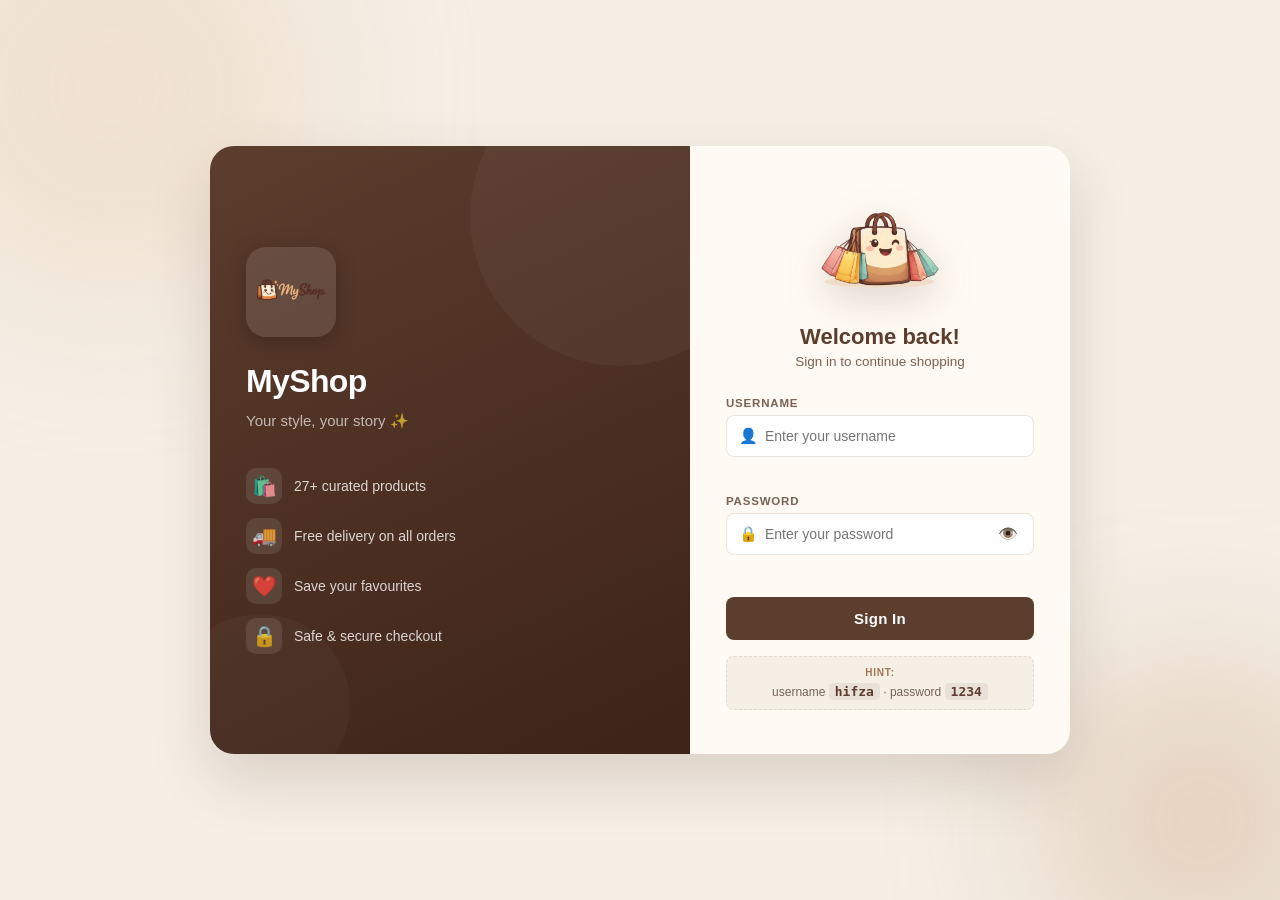
<file: index.html>
<!DOCTYPE html>
<html lang="en">
<head>
  <meta charset="UTF-8">
  <meta name="viewport" content="width=device-width, initial-scale=1.0">
  <title>MyShop ✨</title>
  <link rel="stylesheet" href="style.css">
</head>
<body>

  <div id="toast-container"></div>

  <div id="sidebar">
    <div class="menu-header">
      <span class="menu-icon">☰</span>
      <span class="menu-text">MyShop</span>
    </div>
    <ul>
      <li><a href="index.html">🏠 Home</a></li>
      <li><a href="categories.html">🗂️ Categories</a></li>
      <li><a href="cart.html">🛒 Cart <span id="sidebar-cart-count" class="sidebar-badge"></span></a></li>
      <li><a href="order.html">📦 Orders</a></li>
      <li><a href="profile.html">👤 Profile</a></li>
    </ul>
    <button class="logout-btn" onclick="logout()">🚪 Logout</button>
  </div>

  <div id="main">

    <nav id="navbar">
      <div class="nav-left">
        <img src="images/ChatGPT Image Apr 11, 2026, 05_11_48 PM.png" class="logo-img" alt="MyShop">
      </div>
      <div class="nav-center">
        <span class="nav-title">Find Your Style ✨</span>
        <span class="nav-subtitle" id="nav-subtitle">✦ New arrivals every week</span>
      </div>
      <div class="nav-right">
        <div class="cart-wrapper" onclick="window.location.href='cart.html'" title="Cart">
          <span>🛒</span>
          <span id="cart-count" class="cart-badge hidden">0</span>
        </div>
        <div class="wishlist-nav" onclick="window.location.href='profile.html#wishlist'" title="Wishlist" style="cursor:pointer">
          <span>🤍</span>
          <span id="wishlist-count" class="wishlist-badge hidden">0</span>
        </div>
      </div>
    </nav>

    <section class="hero">
      <div class="hero-container">
        <div class="hero-left">
          <img src="images/Gemini_Generated_Image_ln9qpnln9qpnln9q.png" alt="hero">
        </div>
        <div class="hero-right">
          <p class="hero-tagline">Curated for your taste 🌿</p>
          <h2 class="hero-heading">Search and explore<br><em>products made just for you</em></h2>
          <div class="search-bar">
            <span class="search-icon">🔍</span>
            <input type="text" id="searchInput" placeholder="Search for trending things...">
            <button class="search-clear" id="clearSearch" onclick="clearSearch()" style="display:none">✕</button>
          </div>
          <div class="hero-categories">
            <span class="chip active" data-cat="all"         onclick="filterByChip(this,'all')">🛍️ All</span>
            <span class="chip"        data-cat="fashion"     onclick="filterByChip(this,'fashion')">👗 Fashion</span>
            <span class="chip"        data-cat="electronics" onclick="filterByChip(this,'electronics')">📱 Electronics</span>
            <span class="chip"        data-cat="bags"        onclick="filterByChip(this,'bags')">👜 Bags</span>
            <span class="chip"        data-cat="accessories" onclick="filterByChip(this,'accessories')">💍 Accessories</span>
            <span class="chip"        data-cat="home"        onclick="filterByChip(this,'home')">🏡 Home</span>
          </div>
        </div>
      </div>
    </section>

    <div class="products-toolbar">
      <p class="results-count" id="results-count">Showing all products</p>
      <div class="sort-wrapper">
        <label for="sortSelect">Sort by:</label>
        <select id="sortSelect" onchange="handleSort()">
          <option value="default">Default</option>
          <option value="price-low">Price: Low to High</option>
          <option value="price-high">Price: High to Low</option>
          <option value="name-az">Name: A → Z</option>
        </select>
      </div>
    </div>

    <div id="product-container"></div>

    <div id="empty-state" class="empty-state hidden">
      <div class="empty-icon">🔍</div>
      <h3>No products found</h3>
      <p>Try a different search or category</p>
      <button onclick="resetFilters()">Show all products</button>
    </div>

  </div>

  <!-- Product Detail Modal -->
  <div id="pd-overlay" class="pd-overlay hidden">
    <div class="pd-modal">
      <div class="pd-body">
        <div class="pd-img-panel">
          <img id="pd-img" src="" alt="">
          <span class="pd-img-badge" id="pd-badge">In Stock</span>
          <button class="pd-close" onclick="closeProductDetail()">✕</button>
        </div>
        <div class="pd-info-panel">
          <span class="pd-category-tag" id="pd-cat"></span>
          <h2 class="pd-name" id="pd-name"></h2>
          <div class="pd-price-row">
            <span class="pd-price" id="pd-price"></span>
            <span class="pd-price-label">Free delivery</span>
          </div>
          <hr class="pd-divider">
          <p class="pd-details-title">Product Highlights</p>
          <ul class="pd-features" id="pd-features"></ul>
          <hr class="pd-divider">
          <div class="pd-qty-row">
            <span class="pd-qty-label">Qty</span>
            <div class="pd-qty-ctrl">
              <button class="pd-qty-btn" onclick="pdChangeQty(-1)">−</button>
              <span class="pd-qty-num" id="pd-qty">1</span>
              <button class="pd-qty-btn" onclick="pdChangeQty(1)">+</button>
            </div>
          </div>
          <div class="pd-actions">
            <button class="pd-btn-cart" id="pd-btn-cart" onclick="pdAddToCart()">Add to Cart 🛒</button>
            <button class="pd-btn-wish" id="pd-btn-wish" onclick="pdToggleWish()">🤍</button>
          </div>
        </div>
      </div>
    </div>
  </div>

  <script src="script.js"></script>
</body>
</html>
</file>
<file: style.css>
* {
  margin: 0;
  padding: 0;
  box-sizing: border-box;
}

:root {
  --bg-color: #f5efe6;
  --card-color: #fffaf3;
  --primary: #5c3d2e;
  --secondary: #a47551;
  --accent: #c9956b;
  --text: #2b2b2b;
  --text-muted: #7a6152;
  --border: rgba(164, 117, 81, 0.2);
  --shadow-sm: 0 2px 8px rgba(92, 61, 46, 0.08);
  --shadow-md: 0 6px 20px rgba(92, 61, 46, 0.12);
  --shadow-lg: 0 12px 35px rgba(92, 61, 46, 0.15);
  --radius: 14px;
  --radius-sm: 8px;
  --sidebar-w: 210px;
  --transition: 0.25s ease;
}

body {
  font-family: 'Segoe UI', sans-serif;
  background: var(--bg-color);
  color: var(--text);
  margin: 0;
}

/* ─── SIDEBAR ─── */
#sidebar {
  width: var(--sidebar-w);
  min-height: 100vh;
  background: var(--primary);
  color: white;
  position: fixed;
  left: 0;
  top: 0;
  padding: 20px 15px;
  display: flex;
  flex-direction: column;
  z-index: 900;
  transition: left var(--transition);
}

.menu-header {
  display: flex;
  align-items: center;
  gap: 10px;
  font-weight: 700;
  font-size: 18px;
  border-bottom: 1px solid rgba(255,255,255,0.15);
  padding-bottom: 18px;
  margin-bottom: 8px;
}

#sidebar ul {
  list-style: none;
  padding: 0;
  flex: 1;
}

#sidebar li {
  margin: 4px 0;
}

#sidebar a {
  text-decoration: none;
  color: rgba(255,255,255,0.85);
  display: flex;
  align-items: center;
  gap: 6px;
  padding: 11px 12px;
  border-radius: var(--radius-sm);
  font-size: 14px;
  transition: background var(--transition), color var(--transition);
}

#sidebar a:hover,
#sidebar a.active {
  background: rgba(255,255,255,0.15);
  color: white;
}

.sidebar-badge {
  background: #e8a87c;
  color: var(--primary);
  font-size: 10px;
  font-weight: 700;
  padding: 1px 6px;
  border-radius: 20px;
  margin-left: auto;
}

.logout-btn {
  width: 100%;
  margin-top: auto;
  padding: 10px;
  background: rgba(255,255,255,0.1);
  border: 1px solid rgba(255,255,255,0.2);
  color: white;
  border-radius: var(--radius-sm);
  cursor: pointer;
  font-size: 13px;
  transition: background var(--transition);
}

.logout-btn:hover {
  background: rgba(255,255,255,0.2);
}

/* ─── MAIN ─── */
#main {
  margin-left: var(--sidebar-w);
  min-height: 100vh;
}

/* ─── NAVBAR ─── */
nav {
  position: sticky;
  top: 0;
  z-index: 800;
  display: flex;
  justify-content: space-between;
  align-items: center;
  padding: 12px 24px;
  background: var(--card-color);
  border-bottom: 1px solid var(--border);
  transition: box-shadow var(--transition);
}

nav.scrolled {
  box-shadow: var(--shadow-md);
}

.nav-left {
  display: flex;
  align-items: center;
  gap: 10px;
  flex: 1;
}

.logo-img {
  height: 38px;
  border-radius: 8px;
}

/* ── Centered nav title ── */
.nav-center {
  display: flex;
  flex-direction: column;
  align-items: center;
  justify-content: center;
  flex: 2;
  text-align: center;
  line-height: 1.25;
}

.nav-title {
  font-size: 17px;
  font-weight: 700;
  color: var(--primary);
  white-space: nowrap;
}

.nav-subtitle {
  font-size: 11.5px;
  color: var(--text-muted);
  font-weight: 400;
  transition: opacity 0.4s ease;
}

.nav-right {
  display: flex;
  align-items: center;
  gap: 14px;
  flex: 1;
  justify-content: flex-end;
}

.cart-wrapper,
.wishlist-nav {
  position: relative;
  cursor: pointer;
  font-size: 22px;
  transition: transform var(--transition);
  display: flex;
  align-items: center;
}

.cart-wrapper:hover,
.wishlist-nav:hover {
  transform: scale(1.15);
}

.cart-badge,
.wishlist-badge {
  position: absolute;
  top: -6px;
  right: -8px;
  background: var(--primary);
  color: white;
  font-size: 10px;
  font-weight: 700;
  min-width: 18px;
  height: 18px;
  border-radius: 20px;
  display: flex;
  align-items: center;
  justify-content: center;
  padding: 0 4px;
  border: 2px solid var(--bg-color);
  transition: transform 0.2s ease;
}

.cart-badge.hidden,
.wishlist-badge.hidden {
  display: none;
}

.cart-badge.pop {
  animation: badge-pop 0.3s ease;
}

@keyframes badge-pop {
  0% { transform: scale(1); }
  50% { transform: scale(1.5); }
  100% { transform: scale(1); }
}

/* ─── HERO ─── */
.hero {
  margin: 14px 14px 0;
  padding: 32px 28px 28px;
  background: linear-gradient(145deg, #fffaf3 0%, #f8ede0 60%, #f2e4d4 100%);
  border-radius: 22px;
  border: 1px solid var(--border);
  animation: fadeUp 0.65s cubic-bezier(0.22,1,0.36,1) both;
  position: relative;
  overflow: hidden;
}

/* subtle decorative ring in corner */
.hero::before {
  content: "";
  position: absolute;
  width: 320px; height: 320px;
  border-radius: 50%;
  border: 40px solid rgba(164,117,81,0.06);
  top: -110px; right: -90px;
  pointer-events: none;
}
.hero::after {
  content: "";
  position: absolute;
  width: 160px; height: 160px;
  border-radius: 50%;
  background: rgba(201,149,107,0.07);
  bottom: -50px; left: 60px;
  pointer-events: none;
}

@keyframes fadeUp {
  from { opacity: 0; transform: translateY(20px); }
  to   { opacity: 1; transform: translateY(0); }
}

.hero-container {
  display: flex;
  align-items: center;
  gap: 36px;
  position: relative;
  z-index: 1;
}

.hero-left {
  flex-shrink: 0;
  position: relative;
}

.hero-left img {
  width: 210px;
  display: block;
  filter: drop-shadow(0 16px 28px rgba(92,61,46,0.22));
  animation: float 4s ease-in-out infinite;
  position: relative;
  z-index: 1;
}

@keyframes float {
  0%, 100% { transform: translateY(0) rotate(-1deg) scale(1); }
  50%       { transform: translateY(-14px) rotate(1.5deg) scale(1.02); }
}

.hero-right {
  flex: 1;
}

.hero-tagline {
  display: inline-flex;
  align-items: center;
  gap: 6px;
  font-size: 11px;
  color: var(--secondary);
  font-weight: 700;
  letter-spacing: 0.1em;
  text-transform: uppercase;
  margin-bottom: 10px;
  background: rgba(164,117,81,0.1);
  padding: 4px 12px;
  border-radius: 20px;
  border: 1px solid rgba(164,117,81,0.2);
}

.hero-heading {
  font-size: 27px;
  color: var(--primary);
  font-weight: 800;
  line-height: 1.25;
  margin-bottom: 22px;
  letter-spacing: -0.02em;
}

.hero-heading em {
  font-style: normal;
  background: linear-gradient(90deg, var(--primary), var(--secondary));
  -webkit-background-clip: text;
  -webkit-text-fill-color: transparent;
  background-clip: text;
}

/* ─── SEARCH BAR ─── */
.search-bar {
  display: flex;
  align-items: center;
  max-width: 500px;
  background: white;
  border-radius: 50px;
  border: 1.5px solid var(--border);
  padding: 5px 6px 5px 18px;
  box-shadow: 0 4px 14px rgba(92,61,46,0.08);
  transition: border-color 0.2s, box-shadow 0.2s, transform 0.2s;
  margin-bottom: 20px;
}

.search-bar:focus-within {
  border-color: var(--secondary);
  box-shadow: 0 0 0 3px rgba(164,117,81,0.12), 0 4px 14px rgba(92,61,46,0.08);
  transform: translateY(-1px);
}

.search-icon {
  font-size: 15px;
  margin-right: 8px;
  flex-shrink: 0;
  opacity: 0.6;
}

.search-bar input {
  flex: 1;
  border: none;
  outline: none;
  font-size: 14px;
  background: transparent;
  color: var(--text);
  padding: 10px 0;
  font-family: 'Segoe UI', sans-serif;
}

.search-bar input::placeholder {
  color: #c4a898;
}

.search-clear {
  background: var(--bg-color);
  border: none;
  color: var(--text-muted);
  cursor: pointer;
  font-size: 12px;
  width: 28px; height: 28px;
  border-radius: 50%;
  margin: 0;
  display: flex;
  align-items: center;
  justify-content: center;
  transition: background var(--transition), color var(--transition);
  font-weight: 700;
}

.search-clear:hover {
  background: var(--secondary);
  color: white;
}

/* ─── CHIPS ─── */
.hero-categories {
  display: flex;
  flex-wrap: wrap;
  gap: 8px;
}

.chip {
  display: inline-flex;
  align-items: center;
  gap: 5px;
  padding: 8px 16px;
  background: white;
  border: 1.5px solid rgba(164,117,81,0.2);
  border-radius: 50px;
  cursor: pointer;
  font-size: 13px;
  font-weight: 600;
  color: var(--text-muted);
  transition: all 0.2s ease;
  user-select: none;
  box-shadow: 0 1px 4px rgba(92,61,46,0.05);
}

.chip:hover {
  border-color: var(--secondary);
  color: var(--secondary);
  background: #fff8f2;
  transform: translateY(-1px);
  box-shadow: 0 3px 10px rgba(164,117,81,0.15);
}

.chip.active {
  background: var(--primary);
  border-color: var(--primary);
  color: white;
  box-shadow: 0 4px 12px rgba(92,61,46,0.3);
  transform: translateY(-1px);
}

.chip.active:hover {
  background: var(--secondary);
  border-color: var(--secondary);
}

/* ─── TOOLBAR ─── */
.products-toolbar {
  display: flex;
  justify-content: space-between;
  align-items: center;
  padding: 14px 20px 6px;
  flex-wrap: wrap;
  gap: 10px;
}

.results-count {
  font-size: 13px;
  color: var(--text-muted);
  font-weight: 500;
}

.sort-wrapper {
  display: flex;
  align-items: center;
  gap: 8px;
  font-size: 13px;
  color: var(--text-muted);
}

.sort-wrapper select {
  padding: 7px 12px;
  border-radius: var(--radius-sm);
  border: 1.5px solid var(--border);
  background: white;
  color: var(--text);
  font-size: 13px;
  cursor: pointer;
  outline: none;
  transition: border-color var(--transition);
}

.sort-wrapper select:focus {
  border-color: var(--secondary);
}

/* ─── PRODUCT GRID ─── */
#product-container {
  display: grid;
  grid-template-columns: repeat(auto-fill, minmax(230px, 1fr));
  gap: 20px;
  padding: 12px 18px 30px;
}

/* ─── PRODUCT CARD ─── */
.product {
  background: var(--card-color);
  border-radius: var(--radius);
  padding: 14px;
  border: 1px solid var(--border);
  transition: transform var(--transition), box-shadow var(--transition);
  position: relative;
  display: flex;
  flex-direction: column;
}

.product:hover {
  transform: translateY(-5px);
  box-shadow: var(--shadow-lg);
}

/* Wishlist heart button */
.wish-btn {
  position: absolute;
  top: 20px;
  right: 20px;
  background: rgba(255,255,255,0.9);
  border: none;
  border-radius: 50%;
  width: 34px;
  height: 34px;
  font-size: 16px;
  cursor: pointer;
  display: flex;
  align-items: center;
  justify-content: center;
  margin: 0;
  padding: 0;
  transition: transform 0.2s ease, background var(--transition);
  z-index: 2;
  box-shadow: 0 2px 6px rgba(0,0,0,0.1);
}

.wish-btn:hover {
  background: white;
  transform: scale(1.15);
}

.wish-btn.active {
  animation: heart-pop 0.35s ease;
}

@keyframes heart-pop {
  0%   { transform: scale(1); }
  40%  { transform: scale(1.4); }
  70%  { transform: scale(0.9); }
  100% { transform: scale(1); }
}

.product img {
  width: 100%;
  height: 220px;
  object-fit: cover;
  border-radius: 10px;
  background: #f0e8df;
}

.product-info {
  flex: 1;
  padding: 10px 2px 0;
}

.product h3 {
  font-size: 13.5px;
  font-weight: 600;
  color: var(--text);
  line-height: 1.4;
  margin-bottom: 6px;
  display: -webkit-box;
  -webkit-line-clamp: 2;
  -webkit-box-orient: vertical;
  overflow: hidden;
}

.product-price {
  font-size: 15px;
  font-weight: 700;
  color: var(--primary);
  margin-bottom: 10px;
}

.product-actions {
  display: flex;
  gap: 7px;
}

.btn-view {
  flex: 1;
  padding: 9px 10px;
  background: transparent;
  color: var(--primary);
  border: 1.5px solid var(--border);
  border-radius: var(--radius-sm);
  font-size: 12.5px;
  font-weight: 600;
  cursor: pointer;
  transition: all var(--transition);
  margin: 0;
}

.btn-view:hover {
  background: var(--bg-color);
  border-color: var(--secondary);
  color: var(--secondary);
}

.btn-cart {
  padding: 9px 13px;
  background: var(--primary);
  color: white;
  border: none;
  border-radius: var(--radius-sm);
  font-size: 15px;
  cursor: pointer;
  transition: background var(--transition), transform 0.15s;
  margin: 0;
  line-height: 1;
}

.btn-cart:hover {
  background: var(--secondary);
  transform: translateY(-1px);
}

.btn-cart:active {
  transform: scale(0.97);
}

/* ─── PRODUCT DETAIL MODAL ─── */
.pd-overlay {
  position: fixed;
  inset: 0;
  background: rgba(30,12,5,0.55);
  backdrop-filter: blur(3px);
  z-index: 9500;
  display: flex;
  align-items: center;
  justify-content: center;
  padding: 20px;
  animation: pd-bg-in 0.25s ease;
}

.pd-overlay.hidden { display: none; }

@keyframes pd-bg-in {
  from { opacity: 0; }
  to   { opacity: 1; }
}

.pd-modal {
  background: var(--card-color);
  border-radius: 22px;
  width: 100%;
  max-width: 780px;
  max-height: 88vh;
  overflow: hidden;
  display: flex;
  flex-direction: column;
  box-shadow: 0 28px 60px rgba(30,12,5,0.25);
  border: 1px solid var(--border);
  animation: pd-modal-in 0.32s cubic-bezier(0.22,1,0.36,1) both;
}

@keyframes pd-modal-in {
  from { opacity: 0; transform: translateY(30px) scale(0.96); }
  to   { opacity: 1; transform: translateY(0) scale(1); }
}

.pd-body {
  display: flex;
  flex: 1;
  overflow: hidden;
}

/* Left image panel */
.pd-img-panel {
  width: 320px;
  flex-shrink: 0;
  background: var(--bg-color);
  position: relative;
  overflow: hidden;
}

.pd-img-panel img {
  width: 100%;
  height: 100%;
  object-fit: cover;
  transition: transform 0.5s ease;
}

.pd-img-panel:hover img {
  transform: scale(1.04);
}

.pd-img-badge {
  position: absolute;
  top: 14px;
  left: 14px;
  background: var(--primary);
  color: white;
  font-size: 10.5px;
  font-weight: 700;
  padding: 4px 10px;
  border-radius: 20px;
  letter-spacing: 0.05em;
  text-transform: uppercase;
}

/* Right content panel */
.pd-info-panel {
  flex: 1;
  padding: 28px 26px 24px;
  display: flex;
  flex-direction: column;
  overflow-y: auto;
}

.pd-close {
  position: absolute;
  top: 14px;
  right: 14px;
  background: rgba(255,255,255,0.9);
  border: none;
  font-size: 16px;
  width: 34px; height: 34px;
  border-radius: 50%;
  cursor: pointer;
  display: flex;
  align-items: center;
  justify-content: center;
  z-index: 2;
  margin: 0;
  transition: background var(--transition), transform 0.15s;
  box-shadow: 0 2px 8px rgba(0,0,0,0.12);
}

.pd-close:hover { background: white; transform: scale(1.1) rotate(90deg); }

.pd-category-tag {
  display: inline-flex;
  align-items: center;
  gap: 4px;
  font-size: 11px;
  font-weight: 700;
  color: var(--secondary);
  background: rgba(164,117,81,0.1);
  border: 1px solid rgba(164,117,81,0.2);
  padding: 3px 10px;
  border-radius: 20px;
  text-transform: uppercase;
  letter-spacing: 0.08em;
  margin-bottom: 12px;
  width: fit-content;
}

.pd-name {
  font-size: 20px;
  font-weight: 800;
  color: var(--primary);
  line-height: 1.3;
  margin-bottom: 14px;
  letter-spacing: -0.01em;
}

.pd-price-row {
  display: flex;
  align-items: baseline;
  gap: 10px;
  margin-bottom: 20px;
}

.pd-price {
  font-size: 26px;
  font-weight: 800;
  color: var(--primary);
}

.pd-price-label {
  font-size: 12px;
  color: var(--text-muted);
  font-weight: 500;
}

.pd-divider {
  border: none;
  border-top: 1px solid var(--border);
  margin: 16px 0;
}

.pd-details-title {
  font-size: 11.5px;
  font-weight: 700;
  color: var(--text-muted);
  text-transform: uppercase;
  letter-spacing: 0.08em;
  margin-bottom: 10px;
}

.pd-features {
  list-style: none;
  padding: 0;
  margin: 0 0 20px;
  display: flex;
  flex-direction: column;
  gap: 7px;
}

.pd-features li {
  display: flex;
  align-items: center;
  gap: 8px;
  font-size: 13.5px;
  color: var(--text);
}

.pd-features li::before {
  content: "✓";
  font-size: 11px;
  font-weight: 800;
  color: #3aaa6f;
  background: #e6f7ee;
  width: 20px; height: 20px;
  border-radius: 50%;
  display: flex;
  align-items: center;
  justify-content: center;
  flex-shrink: 0;
}

.pd-qty-row {
  display: flex;
  align-items: center;
  gap: 12px;
  margin-bottom: 16px;
}

.pd-qty-label {
  font-size: 12px;
  font-weight: 700;
  color: var(--text-muted);
  text-transform: uppercase;
  letter-spacing: 0.06em;
}

.pd-qty-ctrl {
  display: flex;
  align-items: center;
  background: var(--bg-color);
  border: 1.5px solid var(--border);
  border-radius: 30px;
  overflow: hidden;
}

.pd-qty-btn {
  width: 34px; height: 34px;
  background: none;
  border: none;
  font-size: 18px;
  font-weight: 700;
  color: var(--primary);
  cursor: pointer;
  display: flex;
  align-items: center;
  justify-content: center;
  margin: 0;
  padding: 0;
  transition: background 0.15s;
  line-height: 1;
}

.pd-qty-btn:hover { background: rgba(164,117,81,0.1); }

.pd-qty-num {
  min-width: 32px;
  text-align: center;
  font-size: 15px;
  font-weight: 700;
  color: var(--text);
  user-select: none;
}

.pd-actions {
  display: flex;
  gap: 10px;
  margin-top: auto;
  padding-top: 8px;
}

.pd-btn-cart {
  flex: 1;
  padding: 13px;
  background: var(--primary);
  color: white;
  border: none;
  border-radius: var(--radius-sm);
  font-size: 14px;
  font-weight: 700;
  cursor: pointer;
  margin: 0;
  transition: background var(--transition), transform 0.15s;
  letter-spacing: 0.02em;
}

.pd-btn-cart:hover { background: var(--secondary); transform: translateY(-1px); }
.pd-btn-cart:active { transform: scale(0.98); }

.pd-btn-wish {
  padding: 13px 16px;
  background: none;
  border: 1.5px solid var(--border);
  border-radius: var(--radius-sm);
  font-size: 18px;
  cursor: pointer;
  margin: 0;
  transition: all var(--transition);
  line-height: 1;
}

.pd-btn-wish:hover { background: #fff0f0; border-color: #e8a0a0; transform: scale(1.05); }
.pd-btn-wish.wished { border-color: #e8a0a0; background: #fff0f0; }

@media (max-width: 640px) {
  .pd-body { flex-direction: column; }
  .pd-img-panel { width: 100%; height: 220px; }
  .pd-info-panel { padding: 18px 18px 20px; }
  .pd-name { font-size: 17px; }
  .pd-price { font-size: 22px; }
}

/* ─── EMPTY STATE ─── */
.empty-state {
  text-align: center;
  padding: 60px 20px;
  color: var(--text-muted);
}

.empty-state.hidden { display: none; }

.empty-icon {
  font-size: 52px;
  margin-bottom: 16px;
}

.empty-state h3 {
  font-size: 18px;
  color: var(--primary);
  margin-bottom: 8px;
}

.empty-state p {
  margin-bottom: 20px;
  font-size: 14px;
}

.empty-state button {
  background: var(--primary);
  color: white;
  border: none;
  padding: 10px 24px;
  border-radius: var(--radius-sm);
  cursor: pointer;
  font-size: 14px;
  transition: background var(--transition);
}

.empty-state button:hover {
  background: var(--secondary);
}

/* ─── TOAST ─── */
#toast-container {
  position: fixed;
  bottom: 24px;
  right: 24px;
  z-index: 9999;
  display: flex;
  flex-direction: column;
  gap: 10px;
  pointer-events: none;
}

.toast {
  background: var(--primary);
  color: white;
  padding: 12px 18px;
  border-radius: var(--radius-sm);
  font-size: 13.5px;
  font-weight: 500;
  display: flex;
  align-items: center;
  gap: 8px;
  box-shadow: var(--shadow-lg);
  animation: toast-in 0.3s ease;
  min-width: 220px;
  max-width: 300px;
  pointer-events: none;
}

.toast.fade-out {
  animation: toast-out 0.35s ease forwards;
}

@keyframes toast-in {
  from { opacity: 0; transform: translateX(30px); }
  to   { opacity: 1; transform: translateX(0); }
}

@keyframes toast-out {
  from { opacity: 1; transform: translateX(0); }
  to   { opacity: 0; transform: translateX(30px); }
}

/* ─── LOGIN PAGE ─── */
.login-body {
  display: flex;
  justify-content: center;
  align-items: center;
  height: 100vh;
  background: var(--bg-color);
}

.login-container {
  background: var(--card-color);
  padding: 36px 30px;
  border-radius: 18px;
  width: 320px;
  text-align: center;
  box-shadow: var(--shadow-lg);
  border: 1px solid var(--border);
}

.login-container h2 {
  color: var(--primary);
  margin-bottom: 6px;
}

.login-container p {
  color: var(--text-muted);
  font-size: 13px;
  margin-bottom: 20px;
}

.login-container input {
  width: 100%;
  margin: 8px 0;
  padding: 11px 14px;
  border-radius: var(--radius-sm);
  border: 1.5px solid var(--border);
  font-size: 14px;
  outline: none;
  transition: border-color var(--transition);
}

.login-container input:focus {
  border-color: var(--secondary);
}

.login-container button {
  width: 100%;
  margin-top: 14px;
  padding: 11px;
  font-size: 15px;
  font-weight: 600;
}

.small-text {
  margin-top: 14px;
  font-size: 12px;
  color: var(--text-muted);
}

/* ─── CATEGORIES PAGE ─── */
.categories-container {
  display: grid;
  grid-template-columns: repeat(auto-fill, minmax(220px, 1fr));
  gap: 22px;
  padding: 24px;
}

.category-card {
  position: relative;
  border-radius: var(--radius);
  overflow: hidden;
  cursor: pointer;
  height: 180px;
  border: 1px solid var(--border);
}

.category-card img {
  width: 100%;
  height: 100%;
  object-fit: cover;
  transition: transform 0.4s ease;
}

.category-card::after {
  content: "";
  position: absolute;
  inset: 0;
  background: linear-gradient(to top, rgba(0,0,0,0.55), transparent);
}

.category-card h3 {
  position: absolute;
  bottom: 14px;
  left: 14px;
  color: white;
  z-index: 2;
  font-size: 16px;
  font-weight: 700;
}

.category-card:hover img {
  transform: scale(1.08);
}

/* ─── RESPONSIVE ─── */
@media (max-width: 768px) {
  #sidebar {
    left: -240px;
  }

  #sidebar.open {
    left: 0;
    box-shadow: var(--shadow-lg);
  }

  #main {
    margin-left: 0;
  }

  .nav-title {
    font-size: 14px;
  }
  .nav-subtitle {
    display: none;
  }

  .hero-container {
    flex-direction: column;
  }

  .hero-left img {
    width: 150px;
  }

  .hero-heading {
    font-size: 20px;
  }
}
</file>
<file: cart.css>
/* ─── CART LAYOUT ─── */
.cart-layout {
  display: grid;
  grid-template-columns: 1fr 360px;
  gap: 24px;
  padding: 24px 20px 40px;
  align-items: start;
}

/* ─── LEFT COLUMN ─── */
.cart-items-col {
  display: flex;
  flex-direction: column;
  gap: 0;
}

.cart-header-row {
  display: flex;
  align-items: center;
  justify-content: space-between;
  margin-bottom: 16px;
}

.cart-title {
  font-size: 20px;
  font-weight: 700;
  color: var(--primary);
}

.clear-all-btn {
  background: none;
  border: 1.5px solid var(--border);
  color: var(--text-muted);
  font-size: 12px;
  padding: 6px 14px;
  border-radius: 20px;
  cursor: pointer;
  margin: 0;
  transition: all var(--transition);
}

.clear-all-btn:hover {
  border-color: #c0392b;
  color: #c0392b;
  background: #fff5f5;
}

/* ─── CART ITEM CARD ─── */
.cart-item {
  background: var(--card-color);
  border: 1px solid var(--border);
  border-radius: var(--radius);
  padding: 16px;
  display: flex;
  gap: 16px;
  align-items: center;
  margin-bottom: 14px;
  transition: box-shadow var(--transition), transform var(--transition);
  animation: item-in 0.3s ease;
}

@keyframes item-in {
  from { opacity: 0; transform: translateY(10px); }
  to   { opacity: 1; transform: translateY(0); }
}

.cart-item:hover {
  box-shadow: var(--shadow-md);
  transform: translateY(-2px);
}

.cart-item.removing {
  animation: item-out 0.3s ease forwards;
}

@keyframes item-out {
  from { opacity: 1; transform: translateX(0); max-height: 120px; }
  to   { opacity: 0; transform: translateX(40px); max-height: 0; padding: 0; margin: 0; overflow: hidden; }
}

.cart-item-img {
  width: 90px;
  height: 90px;
  object-fit: cover;
  border-radius: 10px;
  flex-shrink: 0;
  background: #f0e8df;
}

.cart-item-info {
  flex: 1;
  min-width: 0;
}

.cart-item-name {
  font-size: 14px;
  font-weight: 600;
  color: var(--text);
  margin-bottom: 4px;
  line-height: 1.4;
  display: -webkit-box;
  -webkit-line-clamp: 2;
  -webkit-box-orient: vertical;
  overflow: hidden;
}

.cart-item-price {
  font-size: 15px;
  font-weight: 700;
  color: var(--primary);
  margin-bottom: 10px;
}

.cart-item-unit {
  font-size: 11px;
  color: var(--text-muted);
  font-weight: 400;
  margin-left: 4px;
}

/* ─── QTY CONTROLS ─── */
.qty-controls {
  display: flex;
  align-items: center;
  gap: 0;
  background: var(--bg-color);
  border: 1.5px solid var(--border);
  border-radius: 30px;
  overflow: hidden;
  width: fit-content;
}

.qty-btn {
  width: 32px;
  height: 32px;
  background: none;
  border: none;
  font-size: 18px;
  font-weight: 700;
  color: var(--primary);
  cursor: pointer;
  display: flex;
  align-items: center;
  justify-content: center;
  margin: 0;
  padding: 0;
  transition: background var(--transition);
  line-height: 1;
}

.qty-btn:hover {
  background: rgba(164,117,81,0.12);
}

.qty-btn:active {
  transform: scale(0.9);
}

.qty-num {
  font-size: 14px;
  font-weight: 700;
  color: var(--text);
  min-width: 28px;
  text-align: center;
  user-select: none;
}

/* ─── REMOVE BTN ─── */
.remove-btn {
  background: none;
  border: none;
  font-size: 20px;
  cursor: pointer;
  color: #bba899;
  margin: 0;
  padding: 6px;
  border-radius: 8px;
  transition: color var(--transition), background var(--transition);
  flex-shrink: 0;
  align-self: flex-start;
}

.remove-btn:hover {
  color: #c0392b;
  background: #fff5f5;
}

/* ─── RIGHT COLUMN: SUMMARY ─── */
.cart-summary-col {
  position: sticky;
  top: 80px;
}

.summary-card {
  background: var(--card-color);
  border: 1px solid var(--border);
  border-radius: var(--radius);
  padding: 24px;
}

.summary-title {
  font-size: 17px;
  font-weight: 700;
  color: var(--primary);
  margin-bottom: 20px;
  padding-bottom: 14px;
  border-bottom: 1px solid var(--border);
}

.summary-row {
  display: flex;
  justify-content: space-between;
  align-items: center;
  font-size: 14px;
  color: var(--text-muted);
  margin-bottom: 12px;
}

.free-tag {
  color: #2e7d32;
  font-weight: 600;
  font-size: 13px;
}

.discount-tag {
  color: #2e7d32;
  font-weight: 600;
}

.summary-divider {
  border: none;
  border-top: 1px dashed var(--border);
  margin: 16px 0;
}

.total-row {
  font-size: 17px;
  font-weight: 700;
  color: var(--primary);
  margin-bottom: 20px;
}

/* ─── PROMO ─── */
.promo-section {
  margin-bottom: 20px;
}

.promo-label {
  font-size: 12px;
  font-weight: 600;
  color: var(--text-muted);
  text-transform: uppercase;
  letter-spacing: 0.05em;
  margin-bottom: 8px;
}

.promo-bar {
  display: flex;
  gap: 8px;
}

.promo-bar input {
  flex: 1;
  padding: 9px 12px;
  border: 1.5px solid var(--border);
  border-radius: var(--radius-sm);
  font-size: 13px;
  outline: none;
  background: white;
  color: var(--text);
  transition: border-color var(--transition);
}

.promo-bar input:focus {
  border-color: var(--secondary);
}

.promo-bar button {
  padding: 9px 14px;
  background: var(--secondary);
  color: white;
  border: none;
  border-radius: var(--radius-sm);
  font-size: 13px;
  font-weight: 600;
  cursor: pointer;
  margin: 0;
  white-space: nowrap;
  transition: background var(--transition);
}

.promo-bar button:hover {
  background: var(--primary);
}

.promo-msg {
  font-size: 12px;
  margin-top: 6px;
  min-height: 16px;
}

.promo-msg.success { color: #2e7d32; }
.promo-msg.error   { color: #c0392b; }

/* ─── CHECKOUT BTN ─── */
.checkout-btn {
  width: 100%;
  padding: 14px;
  background: var(--primary);
  color: white;
  border: none;
  border-radius: var(--radius-sm);
  font-size: 15px;
  font-weight: 700;
  cursor: pointer;
  margin: 0 0 12px;
  letter-spacing: 0.02em;
  transition: background var(--transition), transform 0.15s;
}

.checkout-btn:hover {
  background: var(--secondary);
  transform: translateY(-2px);
}

.checkout-btn:active {
  transform: scale(0.98);
}

.continue-link {
  display: block;
  text-align: center;
  font-size: 13px;
  color: var(--text-muted);
  text-decoration: none;
  transition: color var(--transition);
}

.continue-link:hover {
  color: var(--secondary);
}

/* ─── EMPTY STATE ─── */
.empty-cart-state {
  text-align: center;
  padding: 80px 20px;
}

.empty-cart-state.hidden { display: none; }

.empty-cart-icon {
  font-size: 64px;
  margin-bottom: 20px;
  animation: float 3s ease-in-out infinite;
}

.empty-cart-state h3 {
  font-size: 22px;
  font-weight: 700;
  color: var(--primary);
  margin-bottom: 8px;
}

.empty-cart-state p {
  color: var(--text-muted);
  margin-bottom: 24px;
  font-size: 15px;
}

.empty-cart-state button {
  background: var(--primary);
  color: white;
  border: none;
  padding: 12px 28px;
  border-radius: var(--radius-sm);
  font-size: 15px;
  font-weight: 600;
  cursor: pointer;
  transition: background var(--transition);
}

.empty-cart-state button:hover {
  background: var(--secondary);
}

/* ─── CHECKOUT MODAL ─── */
.checkout-overlay {
  position: fixed;
  inset: 0;
  background: rgba(0,0,0,0.45);
  z-index: 9998;
  display: flex;
  align-items: center;
  justify-content: center;
  animation: fade-bg 0.25s ease;
}

@keyframes fade-bg {
  from { opacity: 0; }
  to   { opacity: 1; }
}

.checkout-modal {
  background: var(--card-color);
  border-radius: 20px;
  padding: 36px 32px;
  width: 360px;
  text-align: center;
  box-shadow: var(--shadow-lg);
  border: 1px solid var(--border);
  animation: modal-in 0.3s ease;
}

@keyframes modal-in {
  from { opacity: 0; transform: translateY(24px) scale(0.97); }
  to   { opacity: 1; transform: translateY(0) scale(1); }
}

.modal-icon {
  font-size: 52px;
  margin-bottom: 16px;
}

.checkout-modal h3 {
  font-size: 20px;
  font-weight: 700;
  color: var(--primary);
  margin-bottom: 8px;
}

.checkout-modal p {
  color: var(--text-muted);
  font-size: 14px;
  margin-bottom: 24px;
  line-height: 1.6;
}

.modal-btns {
  display: flex;
  gap: 10px;
}

.modal-btns button {
  flex: 1;
  padding: 11px;
  border-radius: var(--radius-sm);
  font-size: 14px;
  font-weight: 600;
  cursor: pointer;
  margin: 0;
  border: none;
  transition: all var(--transition);
}

.modal-cancel {
  background: var(--bg-color);
  color: var(--text-muted);
  border: 1.5px solid var(--border) !important;
}

.modal-cancel:hover {
  background: #ede5da;
}

.modal-confirm {
  background: var(--primary);
  color: white;
}

.modal-confirm:hover {
  background: var(--secondary);
}

/* ─── RESPONSIVE ─── */
@media (max-width: 900px) {
  .cart-layout {
    grid-template-columns: 1fr;
  }

  .cart-summary-col {
    position: static;
  }
}

@media (max-width: 480px) {
  .cart-item {
    flex-wrap: wrap;
  }

  .cart-item-img {
    width: 70px;
    height: 70px;
  }
}
</file>
<file: categories.css>
/* ─── HERO STRIP ─── */
.cat-hero {
  margin: 14px 18px 0;
  background: linear-gradient(135deg, var(--primary) 0%, #3d2318 100%);
  border-radius: var(--radius);
  padding: 24px 28px;
  display: flex;
  align-items: center;
  gap: 32px;
  animation: fadeUp 0.6s ease both;
  overflow: hidden;
  position: relative;
}

.cat-hero::before {
  content: "";
  position: absolute;
  width: 260px; height: 260px;
  border-radius: 50%;
  background: rgba(255,255,255,0.04);
  top: -80px; right: 60px;
  pointer-events: none;
}

.cat-hero::after {
  content: "";
  position: absolute;
  width: 140px; height: 140px;
  border-radius: 50%;
  background: rgba(255,255,255,0.03);
  bottom: -50px; right: -20px;
  pointer-events: none;
}

.cat-hero-text { flex: 1; }

.cat-hero-text h2 {
  font-size: 22px;
  font-weight: 800;
  color: white;
  margin-bottom: 4px;
  letter-spacing: -0.01em;
}

.cat-hero-text p {
  font-size: 13.5px;
  color: rgba(255,255,255,0.65);
}

.cat-hero-stat {
  display: flex;
  flex-direction: column;
  align-items: center;
  background: rgba(255,255,255,0.1);
  border: 1px solid rgba(255,255,255,0.15);
  border-radius: var(--radius-sm);
  padding: 14px 20px;
  min-width: 72px;
  animation: fadeUp 0.7s ease both;
}

.stat-num {
  font-size: 26px;
  font-weight: 800;
  color: white;
  line-height: 1;
  margin-bottom: 3px;
}

.stat-lbl {
  font-size: 11px;
  color: rgba(255,255,255,0.6);
  font-weight: 500;
  text-transform: uppercase;
  letter-spacing: 0.06em;
}

/* ─── GRID ─── */
.categories-container {
  display: grid;
  grid-template-columns: repeat(auto-fill, minmax(280px, 1fr));
  gap: 18px;
  padding: 18px 18px 40px;
}

/* ─── CATEGORY CARD ─── */
.category-card {
  position: relative;
  border-radius: var(--radius);
  overflow: hidden;
  cursor: pointer;
  height: 220px;
  border: 1px solid var(--border);
  box-shadow: var(--shadow-sm);
  animation: card-in 0.45s ease both;
}

@keyframes card-in {
  from { opacity: 0; transform: translateY(16px) scale(0.97); }
  to   { opacity: 1; transform: translateY(0) scale(1); }
}

/* stagger */
.category-card:nth-child(1) { animation-delay: 0ms;  }
.category-card:nth-child(2) { animation-delay: 80ms; }
.category-card:nth-child(3) { animation-delay: 160ms;}
.category-card:nth-child(4) { animation-delay: 240ms;}
.category-card:nth-child(5) { animation-delay: 320ms;}

/* ─── IMAGE ─── */
.category-card img {
  width: 100%;
  height: 100%;
  object-fit: cover;
  transition: transform 0.55s cubic-bezier(0.25,0.46,0.45,0.94);
  display: block;
}

/* ─── OVERLAY ─── */
.cat-overlay {
  position: absolute;
  inset: 0;
  background: linear-gradient(
    to top,
    rgba(30,12,5,0.88) 0%,
    rgba(30,12,5,0.35) 50%,
    rgba(30,12,5,0.05) 100%
  );
  transition: background 0.4s ease;
}

/* ─── CONTENT ─── */
.cat-content {
  position: absolute;
  bottom: 0; left: 0; right: 0;
  padding: 16px 18px 18px;
  z-index: 2;
  transform: translateY(0);
  transition: transform 0.35s ease;
}

.cat-top-row {
  display: flex;
  align-items: flex-start;
  justify-content: space-between;
  margin-bottom: 8px;
}

.cat-emoji {
  font-size: 30px;
  line-height: 1;
  filter: drop-shadow(0 2px 6px rgba(0,0,0,0.4));
  transition: transform 0.3s ease;
}

/* ─── COUNT BADGE ─── */
.cat-badge {
  background: rgba(255,255,255,0.18);
  backdrop-filter: blur(6px);
  border: 1px solid rgba(255,255,255,0.25);
  color: white;
  font-size: 11px;
  font-weight: 700;
  padding: 4px 10px;
  border-radius: 20px;
  letter-spacing: 0.03em;
  white-space: nowrap;
  transition: background 0.3s ease;
}

.cat-name {
  font-size: 20px;
  font-weight: 800;
  color: white;
  margin-bottom: 3px;
  letter-spacing: -0.01em;
  text-shadow: 0 2px 8px rgba(0,0,0,0.4);
}

.cat-desc {
  font-size: 12px;
  color: rgba(255,255,255,0.7);
  font-weight: 400;
  transform: translateY(4px);
  opacity: 0;
  transition: opacity 0.3s ease, transform 0.3s ease;
}

/* ─── EXPLORE BUTTON (hidden → shown on hover) ─── */
.cat-explore-btn {
  display: inline-flex;
  align-items: center;
  gap: 6px;
  margin-top: 10px;
  background: white;
  color: var(--primary);
  font-size: 12.5px;
  font-weight: 700;
  padding: 7px 14px;
  border-radius: 20px;
  opacity: 0;
  transform: translateY(8px);
  transition: opacity 0.3s ease, transform 0.3s ease;
  pointer-events: none;
  letter-spacing: 0.02em;
}

.cat-explore-btn .arrow {
  transition: transform 0.25s ease;
}

/* ─── HOVER STATE ─── */
.category-card:hover img {
  transform: scale(1.1);
}

.category-card:hover .cat-overlay {
  background: linear-gradient(
    to top,
    rgba(30,12,5,0.94) 0%,
    rgba(30,12,5,0.55) 55%,
    rgba(30,12,5,0.15) 100%
  );
}

.category-card:hover .cat-desc {
  opacity: 1;
  transform: translateY(0);
}

.category-card:hover .cat-explore-btn {
  opacity: 1;
  transform: translateY(0);
  pointer-events: auto;
}

.category-card:hover .cat-explore-btn .arrow {
  transform: translateX(3px);
}

.category-card:hover .cat-emoji {
  transform: scale(1.15) rotate(-5deg);
}

.category-card:hover .cat-badge {
  background: rgba(164,117,81,0.7);
  border-color: rgba(164,117,81,0.5);
}

/* ─── ACTIVE (click press) ─── */
.category-card:active {
  transform: scale(0.98);
  transition: transform 0.1s ease;
}

/* ─── RESPONSIVE ─── */
@media (max-width: 768px) {
  .cat-hero {
    flex-wrap: wrap;
    gap: 16px;
    padding: 18px 20px;
  }
  .cat-hero-text h2 { font-size: 18px; }
  .categories-container { grid-template-columns: repeat(auto-fill, minmax(200px, 1fr)); gap: 14px; padding: 14px 14px 30px; }
  .category-card { height: 180px; }
}
</file>
<file: login.css>
/* ─── RESET BODY FOR LOGIN ─── */
.login-body {
  min-height: 100vh;
  display: flex;
  align-items: center;
  justify-content: center;
  background: var(--bg-color);
  overflow: hidden;
  padding: 20px;
  position: relative;
}

/* ─── BACKGROUND BLOBS ─── */
.blob {
  position: fixed;
  border-radius: 50%;
  filter: blur(80px);
  opacity: 0.35;
  pointer-events: none;
  z-index: 0;
}

.blob-1 {
  width: 420px; height: 420px;
  background: #e8c9a8;
  top: -120px; left: -100px;
  animation: blob-drift 8s ease-in-out infinite alternate;
}

.blob-2 {
  width: 320px; height: 320px;
  background: #c9a07a;
  bottom: -80px; right: -80px;
  animation: blob-drift 10s ease-in-out infinite alternate-reverse;
}

.blob-3 {
  width: 200px; height: 200px;
  background: #f0d5b8;
  top: 50%; left: 50%;
  transform: translate(-50%, -50%);
  animation: blob-drift 12s ease-in-out infinite alternate;
}

@keyframes blob-drift {
  from { transform: translate(0, 0) scale(1); }
  to   { transform: translate(30px, 20px) scale(1.08); }
}

/* ─── WRAPPER ─── */
.login-wrapper {
  display: flex;
  align-items: stretch;
  gap: 0;
  width: 100%;
  max-width: 860px;
  border-radius: 24px;
  overflow: hidden;
  box-shadow: 0 24px 60px rgba(92,61,46,0.18);
  position: relative;
  z-index: 1;
  animation: wrapper-in 0.7s cubic-bezier(0.22,1,0.36,1) both;
}

@keyframes wrapper-in {
  from { opacity: 0; transform: translateY(40px) scale(0.96); }
  to   { opacity: 1; transform: translateY(0) scale(1); }
}

/* ─── LEFT BRAND PANEL ─── */
.login-brand {
  flex: 1;
  background: linear-gradient(155deg, var(--primary) 0%, #3d2318 100%);
  padding: 48px 36px;
  display: flex;
  flex-direction: column;
  justify-content: center;
  gap: 6px;
  position: relative;
  overflow: hidden;
}

.login-brand::before {
  content: "";
  position: absolute;
  width: 300px; height: 300px;
  border-radius: 50%;
  background: rgba(255,255,255,0.04);
  top: -80px; right: -80px;
}

.login-brand::after {
  content: "";
  position: absolute;
  width: 180px; height: 180px;
  border-radius: 50%;
  background: rgba(255,255,255,0.03);
  bottom: -40px; left: -40px;
}

.brand-logo-wrap {
  margin-bottom: 16px;
}

.brand-logo {
  width: 90px;
  height: 90px;
  border-radius: 20px;
  object-fit: contain;
  background: rgba(255,255,255,0.1);
  padding: 6px;
  box-shadow: 0 4px 20px rgba(0,0,0,0.25);
  animation: logo-float 4s ease-in-out infinite;
}

@keyframes logo-float {
  0%,100% { transform: translateY(0); }
  50%      { transform: translateY(-6px); }
}

.brand-name {
  font-size: 32px;
  font-weight: 800;
  color: white;
  letter-spacing: -0.02em;
  margin-bottom: 6px;
}

.brand-tagline {
  font-size: 15px;
  color: rgba(255,255,255,0.65);
  margin-bottom: 32px;
  font-weight: 400;
}

.brand-features {
  display: flex;
  flex-direction: column;
  gap: 14px;
}

.brand-feat {
  display: flex;
  align-items: center;
  gap: 12px;
  font-size: 14px;
  color: rgba(255,255,255,0.8);
  font-weight: 500;
  animation: feat-in 0.5s ease both;
}

.brand-feat:nth-child(1) { animation-delay: 0.2s; }
.brand-feat:nth-child(2) { animation-delay: 0.3s; }
.brand-feat:nth-child(3) { animation-delay: 0.4s; }
.brand-feat:nth-child(4) { animation-delay: 0.5s; }

@keyframes feat-in {
  from { opacity: 0; transform: translateX(-14px); }
  to   { opacity: 1; transform: translateX(0); }
}

.brand-feat span {
  font-size: 20px;
  width: 36px; height: 36px;
  background: rgba(255,255,255,0.1);
  border-radius: 10px;
  display: flex;
  align-items: center;
  justify-content: center;
  flex-shrink: 0;
}

/* ─── RIGHT CARD ─── */
.login-card {
  width: 380px;
  background: var(--card-color);
  padding: 44px 36px;
  display: flex;
  flex-direction: column;
  justify-content: center;
  gap: 0;
}

.login-card-header {
  text-align: center;
  margin-bottom: 28px;
}

.login-avatar {
  margin-bottom: 14px;
  display: flex;
  align-items: center;
  justify-content: center;
}

.card-hero-img {
  width: 120px;
  height: 120px;
  object-fit: contain;
  filter: drop-shadow(0 10px 20px rgba(92,61,46,0.2));
  animation: hero-float 3.5s ease-in-out infinite;
}

@keyframes hero-float {
  0%,100% { transform: translateY(0) rotate(-2deg) scale(1); }
  50%     { transform: translateY(-12px) rotate(2deg) scale(1.03); }
}

.login-card h2 {
  font-size: 22px;
  font-weight: 800;
  color: var(--primary);
  margin-bottom: 4px;
}

.login-card-header p {
  font-size: 13.5px;
  color: var(--text-muted);
}

/* ─── FORM ─── */
.login-form {
  display: flex;
  flex-direction: column;
  gap: 16px;
}

/* ─── FIELD ─── */
.login-field {
  display: flex;
  flex-direction: column;
  gap: 6px;
}

.login-field label {
  font-size: 11.5px;
  font-weight: 700;
  color: var(--text-muted);
  text-transform: uppercase;
  letter-spacing: 0.07em;
}

/* ─── INPUT WRAP ─── */
.input-wrap {
  position: relative;
  display: flex;
  align-items: center;
}

.input-icon {
  position: absolute;
  left: 13px;
  font-size: 15px;
  pointer-events: none;
  user-select: none;
  line-height: 1;
}

.input-wrap input {
  width: 100%;
  padding: 12px 42px 12px 38px;
  border: 1.5px solid var(--border);
  border-radius: var(--radius-sm);
  background: white;
  font-size: 14px;
  font-family: 'Segoe UI', sans-serif;
  color: var(--text);
  outline: none;
  transition: border-color 0.2s, box-shadow 0.2s, transform 0.15s;
}

.input-wrap input:focus {
  border-color: var(--secondary);
  box-shadow: 0 0 0 3px rgba(164,117,81,0.12);
  transform: translateY(-1px);
}

/* error state */
.login-field.has-error .input-wrap input {
  border-color: #d44a4a;
  box-shadow: 0 0 0 3px rgba(212,74,74,0.1);
  animation: field-shake 0.4s ease;
}

@keyframes field-shake {
  0%,100% { transform: translateX(0); }
  20%     { transform: translateX(-6px); }
  40%     { transform: translateX(6px); }
  60%     { transform: translateX(-4px); }
  80%     { transform: translateX(4px); }
}

/* success state */
.login-field.is-valid .input-wrap input {
  border-color: #3aaa6f;
}

.field-error {
  font-size: 12px;
  color: #d44a4a;
  font-weight: 500;
  min-height: 16px;
  display: flex;
  align-items: center;
  gap: 4px;
  padding-left: 2px;
  transition: opacity 0.2s;
}

/* ─── EYE TOGGLE ─── */
.eye-btn {
  position: absolute;
  right: 10px;
  background: none;
  border: none;
  cursor: pointer;
  font-size: 16px;
  color: var(--text-muted);
  padding: 4px 6px;
  border-radius: 6px;
  margin: 0;
  line-height: 1;
  transition: background var(--transition), transform 0.15s;
}

.eye-btn:hover {
  background: var(--bg-color);
  transform: scale(1.1);
}

.eye-btn:active { transform: scale(0.95); }

/* ─── ERROR BOX ─── */
.login-error-box {
  display: flex;
  align-items: center;
  gap: 8px;
  background: #fff0f0;
  border: 1px solid #f0b0b0;
  color: #a02020;
  font-size: 13px;
  font-weight: 500;
  padding: 10px 14px;
  border-radius: var(--radius-sm);
  animation: error-in 0.3s ease;
}

.login-error-box.hidden { display: none; }

@keyframes error-in {
  from { opacity: 0; transform: translateY(-6px); }
  to   { opacity: 1; transform: translateY(0); }
}

.error-icon { font-size: 16px; flex-shrink: 0; }

/* ─── LOGIN BUTTON ─── */
.login-btn {
  width: 100%;
  padding: 13px;
  background: var(--primary);
  color: white;
  border: none;
  border-radius: var(--radius-sm);
  font-size: 15px;
  font-weight: 700;
  cursor: pointer;
  margin: 4px 0 0;
  letter-spacing: 0.02em;
  transition: background 0.2s, transform 0.15s, box-shadow 0.2s;
  display: flex;
  align-items: center;
  justify-content: center;
  gap: 8px;
  position: relative;
  overflow: hidden;
}

.login-btn::after {
  content: "";
  position: absolute;
  inset: 0;
  background: rgba(255,255,255,0);
  transition: background 0.2s;
}

.login-btn:hover {
  background: var(--secondary);
  transform: translateY(-2px);
  box-shadow: 0 6px 18px rgba(92,61,46,0.25);
}

.login-btn:active {
  transform: scale(0.98);
  box-shadow: none;
}

.login-btn:disabled {
  opacity: 0.75;
  cursor: not-allowed;
  transform: none;
  box-shadow: none;
}

/* success state */
.login-btn.success {
  background: #3aaa6f;
  transform: none;
}

.btn-spinner { animation: spin 0.8s linear infinite; display: inline-block; }
.btn-spinner.hidden { display: none; }

@keyframes spin {
  from { transform: rotate(0deg); }
  to   { transform: rotate(360deg); }
}

/* ─── HINT ─── */
.login-hint {
  text-align: center;
  font-size: 12px;
  color: var(--text-muted);
  background: var(--bg-color);
  padding: 8px 12px;
  border-radius: var(--radius-sm);
  border: 1px dashed var(--border);
  line-height: 1.5;
}

.login-hint span {
  font-weight: 700;
  color: var(--secondary);
  text-transform: uppercase;
  font-size: 10px;
  letter-spacing: 0.08em;
  display: block;
  margin-bottom: 2px;
}

.login-hint strong {
  color: var(--primary);
  background: rgba(92,61,46,0.08);
  padding: 1px 6px;
  border-radius: 4px;
  font-family: monospace;
  font-size: 13px;
}

/* ─── RESPONSIVE ─── */
@media (max-width: 680px) {
  .login-brand { display: none; }
  .login-wrapper { max-width: 400px; border-radius: 20px; }
  .login-card { width: 100%; padding: 36px 28px; }
}
</file>
<file: order.css>
/* ─── TOOLBAR ─── */
.orders-toolbar {
  display: flex;
  align-items: center;
  justify-content: space-between;
  padding: 20px 22px 0;
  flex-wrap: wrap;
  gap: 12px;
}

.status-tabs {
  display: flex;
  gap: 6px;
  flex-wrap: wrap;
}

.tab-btn {
  background: white;
  border: 1.5px solid var(--border);
  color: var(--text-muted);
  font-size: 13px;
  font-weight: 500;
  padding: 7px 16px;
  border-radius: 30px;
  cursor: pointer;
  margin: 0;
  transition: all var(--transition);
}

.tab-btn:hover {
  border-color: var(--secondary);
  color: var(--secondary);
}

.tab-btn.active {
  background: var(--primary);
  border-color: var(--primary);
  color: white;
}

.orders-count {
  font-size: 13px;
  color: var(--text-muted);
  font-weight: 500;
  white-space: nowrap;
}

/* ─── ORDERS LIST ─── */
#orders-list {
  padding: 18px 22px 40px;
  display: flex;
  flex-direction: column;
  gap: 14px;
}

/* ─── ORDER CARD ─── */
.order-card {
  background: var(--card-color);
  border: 1px solid var(--border);
  border-radius: var(--radius);
  padding: 0;
  overflow: hidden;
  transition: box-shadow var(--transition), transform var(--transition);
  animation: card-in 0.3s ease both;
}

@keyframes card-in {
  from { opacity: 0; transform: translateY(10px); }
  to   { opacity: 1; transform: translateY(0); }
}

.order-card:hover {
  box-shadow: var(--shadow-md);
  transform: translateY(-2px);
}

/* Coloured left border per status */
.order-card[data-status="Processing"] { border-left: 4px solid #e8a050; }
.order-card[data-status="Shipped"]    { border-left: 4px solid #3a86d4; }
.order-card[data-status="Delivered"]  { border-left: 4px solid #3aaa6f; }
.order-card[data-status="Cancelled"]  { border-left: 4px solid #d44a4a; }

.order-card-top {
  display: flex;
  align-items: center;
  justify-content: space-between;
  padding: 16px 18px 12px;
  gap: 12px;
  flex-wrap: wrap;
}

.order-meta {
  display: flex;
  flex-direction: column;
  gap: 3px;
}

.order-id {
  font-size: 13px;
  font-weight: 700;
  color: var(--primary);
  letter-spacing: 0.03em;
}

.order-date {
  font-size: 12px;
  color: var(--text-muted);
}

.order-right {
  display: flex;
  align-items: center;
  gap: 10px;
}

/* ─── STATUS BADGE ─── */
.status-badge {
  font-size: 11.5px;
  font-weight: 700;
  padding: 4px 12px;
  border-radius: 20px;
  letter-spacing: 0.03em;
  white-space: nowrap;
}

.badge-Processing { background: #fef3e2; color: #b76e00; border: 1px solid #f5d9a0; }
.badge-Shipped    { background: #e8f1fb; color: #1a5fa8; border: 1px solid #aac8ed; }
.badge-Delivered  { background: #e6f7ee; color: #1e7e4e; border: 1px solid #9dd8b8; }
.badge-Cancelled  { background: #fdeaea; color: #a02020; border: 1px solid #f0b0b0; }

/* ─── ORDER ITEMS PREVIEW ─── */
.order-items-preview {
  display: flex;
  gap: 8px;
  padding: 0 18px 14px;
  align-items: center;
  flex-wrap: wrap;
}

.preview-img {
  width: 52px;
  height: 52px;
  border-radius: 8px;
  object-fit: cover;
  border: 1px solid var(--border);
  background: #f0e8df;
  flex-shrink: 0;
}

.preview-more {
  width: 52px;
  height: 52px;
  border-radius: 8px;
  background: var(--bg-color);
  border: 1px solid var(--border);
  display: flex;
  align-items: center;
  justify-content: center;
  font-size: 12px;
  font-weight: 700;
  color: var(--text-muted);
  flex-shrink: 0;
}

.order-item-summary {
  margin-left: 4px;
  font-size: 13px;
  color: var(--text-muted);
  line-height: 1.5;
}

.order-item-summary strong {
  color: var(--text);
  font-weight: 600;
}

/* ─── ORDER FOOTER ─── */
.order-card-footer {
  border-top: 1px solid var(--border);
  padding: 12px 18px;
  display: flex;
  align-items: center;
  justify-content: space-between;
  flex-wrap: wrap;
  gap: 10px;
  background: rgba(245, 239, 230, 0.4);
}

.order-total {
  font-size: 15px;
  font-weight: 700;
  color: var(--primary);
}

.order-total span {
  font-size: 12px;
  font-weight: 400;
  color: var(--text-muted);
  margin-left: 4px;
}

.order-actions {
  display: flex;
  gap: 8px;
}

.btn-track {
  padding: 7px 16px;
  background: var(--primary);
  color: white;
  border: none;
  border-radius: var(--radius-sm);
  font-size: 12.5px;
  font-weight: 600;
  cursor: pointer;
  margin: 0;
  transition: background var(--transition), transform 0.15s;
}

.btn-track:hover {
  background: var(--secondary);
  transform: translateY(-1px);
}

.btn-cancel {
  padding: 7px 14px;
  background: none;
  border: 1.5px solid var(--border);
  color: var(--text-muted);
  border-radius: var(--radius-sm);
  font-size: 12.5px;
  font-weight: 500;
  cursor: pointer;
  margin: 0;
  transition: all var(--transition);
}

.btn-cancel:hover {
  border-color: #d44a4a;
  color: #d44a4a;
  background: #fff5f5;
}

.btn-reorder {
  padding: 7px 16px;
  background: none;
  border: 1.5px solid var(--secondary);
  color: var(--secondary);
  border-radius: var(--radius-sm);
  font-size: 12.5px;
  font-weight: 600;
  cursor: pointer;
  margin: 0;
  transition: all var(--transition);
}

.btn-reorder:hover {
  background: var(--secondary);
  color: white;
}

/* ─── TRACK PROGRESS BAR ─── */
.track-bar {
  padding: 14px 18px 16px;
  border-top: 1px solid var(--border);
}

.track-steps {
  display: flex;
  align-items: center;
  position: relative;
}

.track-step {
  display: flex;
  flex-direction: column;
  align-items: center;
  flex: 1;
  position: relative;
  z-index: 1;
}

.step-dot {
  width: 28px;
  height: 28px;
  border-radius: 50%;
  border: 2px solid var(--border);
  background: white;
  display: flex;
  align-items: center;
  justify-content: center;
  font-size: 13px;
  margin-bottom: 6px;
  transition: all 0.3s ease;
  flex-shrink: 0;
}

.step-dot.done {
  background: var(--primary);
  border-color: var(--primary);
  color: white;
}

.step-dot.active {
  background: var(--secondary);
  border-color: var(--secondary);
  color: white;
  box-shadow: 0 0 0 4px rgba(164,117,81,0.2);
}

.step-label {
  font-size: 10.5px;
  font-weight: 600;
  color: var(--text-muted);
  text-align: center;
  white-space: nowrap;
}

.step-label.done,
.step-label.active {
  color: var(--primary);
}

.track-line {
  position: absolute;
  top: 14px;
  left: 14px;
  right: 14px;
  height: 2px;
  background: var(--border);
  z-index: 0;
}

.track-line-fill {
  height: 100%;
  background: var(--primary);
  transition: width 0.6s ease;
}

/* ─── EMPTY STATE ─── */
.empty-orders {
  text-align: center;
  padding: 80px 20px;
}

.empty-orders.hidden { display: none; }

.empty-orders-icon {
  font-size: 64px;
  margin-bottom: 20px;
  animation: float 3s ease-in-out infinite;
}

.empty-orders h3 {
  font-size: 22px;
  font-weight: 700;
  color: var(--primary);
  margin-bottom: 8px;
}

.empty-orders p {
  color: var(--text-muted);
  font-size: 14px;
  margin-bottom: 24px;
}

.empty-orders button {
  background: var(--primary);
  color: white;
  border: none;
  padding: 12px 28px;
  border-radius: var(--radius-sm);
  font-size: 14px;
  font-weight: 600;
  cursor: pointer;
  transition: background var(--transition);
}

.empty-orders button:hover {
  background: var(--secondary);
}

/* ─── MODAL ─── */
.modal-overlay {
  position: fixed;
  inset: 0;
  background: rgba(0,0,0,0.45);
  z-index: 9000;
  display: flex;
  align-items: center;
  justify-content: center;
  padding: 20px;
  animation: fade-bg 0.2s ease;
}

.modal-overlay.hidden { display: none; }

@keyframes fade-bg {
  from { opacity: 0; }
  to   { opacity: 1; }
}

.modal-box {
  background: var(--card-color);
  border-radius: 20px;
  width: 100%;
  max-width: 480px;
  max-height: 85vh;
  overflow-y: auto;
  box-shadow: var(--shadow-lg);
  border: 1px solid var(--border);
  animation: modal-up 0.3s ease;
}

@keyframes modal-up {
  from { opacity: 0; transform: translateY(24px) scale(0.97); }
  to   { opacity: 1; transform: translateY(0) scale(1); }
}

.modal-header {
  display: flex;
  align-items: flex-start;
  justify-content: space-between;
  padding: 20px 20px 16px;
  border-bottom: 1px solid var(--border);
}

.modal-header h3 {
  font-size: 15px;
  font-weight: 700;
  color: var(--primary);
  margin-bottom: 2px;
}

.modal-date {
  font-size: 12px;
  color: var(--text-muted);
}

.modal-close {
  background: none;
  border: none;
  font-size: 18px;
  color: var(--text-muted);
  cursor: pointer;
  margin: 0;
  padding: 4px 8px;
  border-radius: 6px;
  transition: background var(--transition);
  line-height: 1;
}

.modal-close:hover {
  background: var(--bg-color);
}

.modal-items {
  padding: 14px 20px;
  display: flex;
  flex-direction: column;
  gap: 12px;
  max-height: 280px;
  overflow-y: auto;
}

.modal-item {
  display: flex;
  gap: 12px;
  align-items: center;
}

.modal-item-img {
  width: 52px;
  height: 52px;
  border-radius: 8px;
  object-fit: cover;
  background: #f0e8df;
  flex-shrink: 0;
  border: 1px solid var(--border);
}

.modal-item-info {
  flex: 1;
  min-width: 0;
}

.modal-item-name {
  font-size: 13px;
  font-weight: 600;
  color: var(--text);
  margin-bottom: 2px;
  overflow: hidden;
  text-overflow: ellipsis;
  white-space: nowrap;
}

.modal-item-meta {
  font-size: 12px;
  color: var(--text-muted);
}

.modal-item-price {
  font-size: 13px;
  font-weight: 700;
  color: var(--primary);
  white-space: nowrap;
}

.modal-summary {
  padding: 14px 20px;
  border-top: 1px solid var(--border);
}

.modal-row {
  display: flex;
  justify-content: space-between;
  font-size: 13.5px;
  color: var(--text-muted);
  margin-bottom: 10px;
}

.modal-discount-val {
  color: #1e7e4e;
  font-weight: 600;
}

.modal-divider {
  border: none;
  border-top: 1px dashed var(--border);
  margin: 10px 0 12px;
}

.modal-total-row {
  font-size: 16px;
  font-weight: 700;
  color: var(--primary);
  margin-bottom: 0;
}

.modal-actions {
  padding: 14px 20px 20px;
  display: flex;
  gap: 10px;
  border-top: 1px solid var(--border);
}

.modal-actions button {
  flex: 1;
  padding: 11px;
  border-radius: var(--radius-sm);
  font-size: 13.5px;
  font-weight: 600;
  cursor: pointer;
  margin: 0;
  border: none;
  transition: all var(--transition);
}

/* ─── CONFIRM MODAL ─── */
.confirm-overlay {
  position: fixed;
  inset: 0;
  background: rgba(0,0,0,0.45);
  z-index: 9999;
  display: flex;
  align-items: center;
  justify-content: center;
  padding: 20px;
  animation: fade-bg 0.2s ease;
}

.confirm-box {
  background: var(--card-color);
  border-radius: 18px;
  padding: 32px 28px;
  width: 100%;
  max-width: 340px;
  text-align: center;
  box-shadow: var(--shadow-lg);
  border: 1px solid var(--border);
  animation: modal-up 0.25s ease;
}

.confirm-icon { font-size: 46px; margin-bottom: 14px; }

.confirm-box h3 {
  font-size: 18px;
  font-weight: 700;
  color: var(--primary);
  margin-bottom: 8px;
}

.confirm-box p {
  font-size: 13.5px;
  color: var(--text-muted);
  line-height: 1.6;
  margin-bottom: 22px;
}

.confirm-btns {
  display: flex;
  gap: 10px;
}

.confirm-btns button {
  flex: 1;
  padding: 11px;
  border-radius: var(--radius-sm);
  font-size: 13.5px;
  font-weight: 600;
  cursor: pointer;
  margin: 0;
  border: none;
  transition: all var(--transition);
}

.btn-no {
  background: var(--bg-color);
  color: var(--text-muted);
  border: 1.5px solid var(--border) !important;
}

.btn-no:hover { background: #ede5da; }

.btn-yes-cancel {
  background: #d44a4a;
  color: white;
}

.btn-yes-cancel:hover { background: #b83535; }

/* ─── RESPONSIVE ─── */
@media (max-width: 600px) {
  .status-tabs { gap: 4px; }
  .tab-btn { font-size: 12px; padding: 6px 12px; }
  .order-card-top { flex-direction: column; align-items: flex-start; }
  .order-right { width: 100%; justify-content: space-between; }
}

/* ─── LIVE ETA LABEL ─── */
.track-eta {
  font-size: 12px;
  font-weight: 600;
  color: var(--secondary);
  text-align: center;
  margin-top: 10px;
  padding: 5px 12px;
  background: rgba(164,117,81,0.08);
  border-radius: 20px;
  width: fit-content;
  margin-left: auto;
  margin-right: auto;
  animation: pulse-eta 2s ease-in-out infinite;
}

@keyframes pulse-eta {
  0%, 100% { opacity: 1; }
  50%       { opacity: 0.6; }
}
</file>
<file: profile.css>
/* ─── LAYOUT ─── */
.profile-layout {
  display: grid;
  grid-template-columns: 260px 1fr;
  gap: 22px;
  padding: 22px 20px 50px;
  align-items: start;
}

/* ─── ASIDE ─── */
.profile-aside {
  position: sticky;
  top: 80px;
  display: flex;
  flex-direction: column;
  gap: 14px;
}

/* ─── AVATAR CARD ─── */
.avatar-card {
  background: var(--card-color);
  border: 1px solid var(--border);
  border-radius: var(--radius);
  padding: 28px 20px 22px;
  text-align: center;
  animation: fadeUp 0.5s ease;
}

@keyframes fadeUp {
  from { opacity: 0; transform: translateY(14px); }
  to   { opacity: 1; transform: translateY(0); }
}

.avatar-ring {
  width: 88px;
  height: 88px;
  border-radius: 50%;
  background: linear-gradient(135deg, var(--secondary), var(--primary));
  display: flex;
  align-items: center;
  justify-content: center;
  margin: 0 auto 14px;
  padding: 3px;
  animation: ring-pulse 3s ease-in-out infinite;
}

@keyframes ring-pulse {
  0%,100% { box-shadow: 0 0 0 0 rgba(164,117,81,0.3); }
  50%      { box-shadow: 0 0 0 8px rgba(164,117,81,0); }
}

.avatar-circle {
  width: 100%;
  height: 100%;
  border-radius: 50%;
  background: var(--primary);
  display: flex;
  align-items: center;
  justify-content: center;
  font-size: 26px;
  font-weight: 800;
  color: white;
  letter-spacing: 0.05em;
  user-select: none;
}

.profile-display-name {
  font-size: 17px;
  font-weight: 700;
  color: var(--primary);
  margin-bottom: 3px;
}

.profile-display-email {
  font-size: 12.5px;
  color: var(--text-muted);
  margin-bottom: 12px;
  word-break: break-all;
}

.member-badge {
  display: inline-block;
  background: rgba(164,117,81,0.1);
  color: var(--secondary);
  border: 1px solid rgba(164,117,81,0.25);
  font-size: 11px;
  font-weight: 600;
  padding: 4px 12px;
  border-radius: 20px;
  letter-spacing: 0.03em;
}

/* ─── PROFILE NAV ─── */
.profile-nav {
  background: var(--card-color);
  border: 1px solid var(--border);
  border-radius: var(--radius);
  overflow: hidden;
  display: flex;
  flex-direction: column;
}

.prof-nav-btn {
  background: none;
  border: none;
  border-bottom: 1px solid var(--border);
  color: var(--text-muted);
  font-size: 13.5px;
  font-weight: 500;
  padding: 13px 16px;
  text-align: left;
  cursor: pointer;
  margin: 0;
  transition: background var(--transition), color var(--transition);
  display: flex;
  align-items: center;
  gap: 8px;
}

.prof-nav-btn:last-child { border-bottom: none; }

.prof-nav-btn:hover {
  background: var(--bg-color);
  color: var(--text);
}

.prof-nav-btn.active {
  background: rgba(92,61,46,0.07);
  color: var(--primary);
  font-weight: 700;
  border-left: 3px solid var(--primary);
  padding-left: 13px;
}

/* ─── CONTENT AREA ─── */
.profile-content {
  min-height: 420px;
}

.prof-tab { display: none; animation: fadeUp 0.3s ease; }
.prof-tab.active { display: block; }

/* ─── TAB HEADER ─── */
.tab-header {
  display: flex;
  align-items: center;
  justify-content: space-between;
  margin-bottom: 20px;
  padding-bottom: 14px;
  border-bottom: 1px solid var(--border);
}

.tab-title {
  font-size: 17px;
  font-weight: 700;
  color: var(--primary);
}

.tab-count {
  font-size: 12.5px;
  color: var(--text-muted);
  background: var(--bg-color);
  padding: 3px 10px;
  border-radius: 20px;
  border: 1px solid var(--border);
}

.view-all-link {
  font-size: 13px;
  color: var(--secondary);
  text-decoration: none;
  font-weight: 600;
  transition: color var(--transition);
}

.view-all-link:hover { color: var(--primary); }

/* ─── INFO FORM ─── */
.edit-toggle-btn {
  display: flex;
  align-items: center;
  gap: 6px;
  background: var(--card-color);
  border: 1.5px solid var(--border);
  color: var(--text-muted);
  font-size: 13px;
  font-weight: 600;
  padding: 8px 18px;
  border-radius: 20px;
  cursor: pointer;
  margin: 0;
  transition: all var(--transition);
}

.edit-toggle-btn:hover {
  border-color: var(--secondary);
  color: var(--secondary);
  background: #fff8f2;
}

.edit-toggle-btn.editing {
  background: var(--primary);
  border-color: var(--primary);
  color: white;
}

/* ── view mode: info cards ── */
.info-view {
  display: flex;
  flex-direction: column;
  gap: 12px;
}

.info-section-label {
  font-size: 11px;
  font-weight: 700;
  color: var(--secondary);
  text-transform: uppercase;
  letter-spacing: 0.1em;
  padding: 4px 0 2px;
  border-bottom: 1px solid var(--border);
  margin-bottom: 4px;
}

.info-cards-row {
  display: grid;
  grid-template-columns: 1fr 1fr;
  gap: 12px;
}

.info-cards-row.single { grid-template-columns: 1fr; }

.info-card {
  background: var(--bg-color);
  border: 1px solid var(--border);
  border-radius: var(--radius);
  padding: 14px 16px;
  display: flex;
  align-items: center;
  gap: 13px;
  transition: box-shadow var(--transition), transform var(--transition);
  animation: fadeUp 0.35s ease both;
  position: relative;
  overflow: hidden;
}

.info-card::before {
  content: "";
  position: absolute;
  left: 0; top: 0; bottom: 0;
  width: 3px;
  background: linear-gradient(to bottom, var(--secondary), var(--primary));
  border-radius: 3px 0 0 3px;
}

.info-card:hover {
  box-shadow: var(--shadow-sm);
  transform: translateY(-1px);
}

.info-card-icon {
  font-size: 22px;
  flex-shrink: 0;
  width: 40px;
  height: 40px;
  background: var(--card-color);
  border: 1px solid var(--border);
  border-radius: 10px;
  display: flex;
  align-items: center;
  justify-content: center;
}

.info-card-body { flex: 1; min-width: 0; }

.info-card-label {
  font-size: 10.5px;
  font-weight: 700;
  color: var(--text-muted);
  text-transform: uppercase;
  letter-spacing: 0.07em;
  margin-bottom: 3px;
}

.info-card-value {
  font-size: 14px;
  font-weight: 600;
  color: var(--text);
  white-space: nowrap;
  overflow: hidden;
  text-overflow: ellipsis;
}

/* ── edit mode: form ── */
.info-form {
  display: none;
  flex-direction: column;
  gap: 16px;
  animation: fadeUp 0.3s ease;
}

.info-form.visible { display: flex; }

.field-row {
  display: grid;
  grid-template-columns: 1fr 1fr;
  gap: 16px;
}

.field-row .full-width { grid-column: 1 / -1; }

.field-group {
  display: flex;
  flex-direction: column;
  gap: 6px;
}

.field-group label {
  font-size: 11.5px;
  font-weight: 700;
  color: var(--text-muted);
  text-transform: uppercase;
  letter-spacing: 0.06em;
  display: flex;
  align-items: center;
  gap: 5px;
}

.field-group label span { font-size: 13px; }

.field-group input {
  padding: 12px 14px;
  border-radius: var(--radius-sm);
  border: 1.5px solid var(--border);
  background: white;
  font-size: 14px;
  color: var(--text);
  font-family: 'Segoe UI', sans-serif;
  transition: border-color var(--transition), box-shadow var(--transition);
  outline: none;
}

.field-group input:focus {
  border-color: var(--secondary);
  box-shadow: 0 0 0 3px rgba(164,117,81,0.1);
}

.form-actions {
  display: flex;
  gap: 10px;
  padding-top: 4px;
}

.form-actions.hidden { display: none; }

.btn-discard {
  padding: 10px 20px;
  background: var(--bg-color);
  color: var(--text-muted);
  border: 1.5px solid var(--border);
  border-radius: var(--radius-sm);
  font-size: 13.5px;
  font-weight: 600;
  cursor: pointer;
  margin: 0;
  transition: all var(--transition);
}

.btn-discard:hover { background: #ede5da; }

.btn-save {
  padding: 10px 24px;
  background: var(--primary);
  color: white;
  border: none;
  border-radius: var(--radius-sm);
  font-size: 13.5px;
  font-weight: 700;
  cursor: pointer;
  margin: 0;
  transition: background var(--transition), transform 0.15s;
}

.btn-save:hover { background: var(--secondary); transform: translateY(-1px); }
.btn-save:active { transform: scale(0.97); }

/* ─── STATS ─── */
.stats-grid {
  display: grid;
  grid-template-columns: repeat(auto-fill, minmax(140px, 1fr));
  gap: 14px;
  margin-bottom: 24px;
}

.stat-card {
  background: var(--card-color);
  border: 1px solid var(--border);
  border-radius: var(--radius);
  padding: 18px 16px;
  text-align: center;
  transition: transform var(--transition), box-shadow var(--transition);
  animation: fadeUp 0.4s ease both;
}

.stat-card:hover {
  transform: translateY(-3px);
  box-shadow: var(--shadow-md);
}

.stat-icon { font-size: 28px; margin-bottom: 8px; display: block; }
.stat-value {
  font-size: 22px;
  font-weight: 800;
  color: var(--primary);
  margin-bottom: 3px;
  line-height: 1;
}

.stat-label {
  font-size: 11.5px;
  color: var(--text-muted);
  font-weight: 500;
}

/* Spending breakdown */
.spending-section {
  background: var(--card-color);
  border: 1px solid var(--border);
  border-radius: var(--radius);
  padding: 20px;
}

.spending-title {
  font-size: 14px;
  font-weight: 700;
  color: var(--primary);
  margin-bottom: 16px;
}

.spending-row {
  display: flex;
  align-items: center;
  gap: 12px;
  margin-bottom: 12px;
}

.spending-row:last-child { margin-bottom: 0; }

.spending-label {
  font-size: 13px;
  color: var(--text-muted);
  width: 90px;
  flex-shrink: 0;
}

.spending-bar-wrap {
  flex: 1;
  height: 8px;
  background: var(--bg-color);
  border-radius: 20px;
  overflow: hidden;
}

.spending-bar-fill {
  height: 100%;
  border-radius: 20px;
  background: linear-gradient(90deg, var(--secondary), var(--primary));
  transition: width 0.8s ease;
}

.spending-amount {
  font-size: 12.5px;
  font-weight: 700;
  color: var(--primary);
  min-width: 70px;
  text-align: right;
}

/* ─── WISHLIST GRID ─── */
.wishlist-grid {
  display: grid;
  grid-template-columns: repeat(auto-fill, minmax(160px, 1fr));
  gap: 14px;
}

.wish-card {
  background: var(--card-color);
  border: 1px solid var(--border);
  border-radius: var(--radius);
  overflow: hidden;
  transition: transform var(--transition), box-shadow var(--transition);
  animation: fadeUp 0.35s ease both;
  position: relative;
}

.wish-card:hover { transform: translateY(-4px); box-shadow: var(--shadow-md); }

.wish-card img {
  width: 100%;
  height: 130px;
  object-fit: cover;
  background: #f0e8df;
  display: block;
}

.wish-card-body {
  padding: 10px 10px 12px;
}

.wish-card-name {
  font-size: 12.5px;
  font-weight: 600;
  color: var(--text);
  margin-bottom: 4px;
  display: -webkit-box;
  -webkit-line-clamp: 2;
  -webkit-box-orient: vertical;
  overflow: hidden;
  line-height: 1.35;
}

.wish-card-price {
  font-size: 13px;
  font-weight: 700;
  color: var(--primary);
  margin-bottom: 8px;
}

.wish-card-actions {
  display: flex;
  gap: 6px;
}

.wish-btn-cart {
  flex: 1;
  padding: 6px 8px;
  background: var(--primary);
  color: white;
  border: none;
  border-radius: 6px;
  font-size: 11.5px;
  font-weight: 600;
  cursor: pointer;
  margin: 0;
  transition: background var(--transition);
}

.wish-btn-cart:hover { background: var(--secondary); }

.wish-btn-remove {
  padding: 6px 9px;
  background: none;
  border: 1.5px solid var(--border);
  color: var(--text-muted);
  border-radius: 6px;
  font-size: 12px;
  cursor: pointer;
  margin: 0;
  transition: all var(--transition);
}

.wish-btn-remove:hover { border-color: #d44a4a; color: #d44a4a; background: #fff5f5; }

/* ─── RECENT ORDERS ─── */
.recent-order-row {
  display: flex;
  align-items: center;
  gap: 14px;
  background: var(--card-color);
  border: 1px solid var(--border);
  border-radius: var(--radius);
  padding: 14px 16px;
  margin-bottom: 10px;
  transition: transform var(--transition), box-shadow var(--transition);
  animation: fadeUp 0.35s ease both;
  cursor: pointer;
}

.recent-order-row:hover { transform: translateY(-2px); box-shadow: var(--shadow-sm); }

.recent-order-imgs {
  display: flex;
  gap: 4px;
  flex-shrink: 0;
}

.recent-thumb {
  width: 44px;
  height: 44px;
  border-radius: 8px;
  object-fit: cover;
  background: #f0e8df;
  border: 1px solid var(--border);
}

.recent-order-info { flex: 1; min-width: 0; }

.recent-order-id {
  font-size: 13px;
  font-weight: 700;
  color: var(--primary);
  margin-bottom: 2px;
}

.recent-order-date {
  font-size: 12px;
  color: var(--text-muted);
}

.recent-order-right { text-align: right; flex-shrink: 0; }

.recent-order-total {
  font-size: 14px;
  font-weight: 700;
  color: var(--primary);
  margin-bottom: 4px;
}

.recent-status-badge {
  font-size: 11px;
  font-weight: 700;
  padding: 3px 10px;
  border-radius: 20px;
  white-space: nowrap;
}

/* reuse badge colours from order.css */
.badge-Processing { background:#fef3e2;color:#b76e00;border:1px solid #f5d9a0; }
.badge-Shipped    { background:#e8f1fb;color:#1a5fa8;border:1px solid #aac8ed; }
.badge-Delivered  { background:#e6f7ee;color:#1e7e4e;border:1px solid #9dd8b8; }
.badge-Cancelled  { background:#fdeaea;color:#a02020;border:1px solid #f0b0b0; }

/* ─── EMPTY TAB ─── */
.empty-tab {
  text-align: center;
  padding: 50px 20px;
  color: var(--text-muted);
}

.empty-tab.hidden { display: none; }
.empty-tab-icon { font-size: 48px; margin-bottom: 12px; }
.empty-tab p { font-size: 14px; margin-bottom: 18px; }
.empty-tab button {
  background: var(--primary);
  color: white;
  border: none;
  padding: 10px 22px;
  border-radius: var(--radius-sm);
  font-size: 13.5px;
  font-weight: 600;
  cursor: pointer;
  transition: background var(--transition);
}
.empty-tab button:hover { background: var(--secondary); }

/* ─── SETTINGS ─── */
.settings-list {
  display: flex;
  flex-direction: column;
  gap: 0;
  background: var(--card-color);
  border: 1px solid var(--border);
  border-radius: var(--radius);
  overflow: hidden;
}

.setting-item {
  display: flex;
  align-items: center;
  justify-content: space-between;
  padding: 16px 18px;
  border-bottom: 1px solid var(--border);
  gap: 16px;
  transition: background var(--transition);
}

.setting-item:last-child { border-bottom: none; }
.setting-item:hover { background: rgba(245,239,230,0.5); }
.danger-item:hover { background: rgba(212,74,74,0.04); }

.setting-info { display: flex; flex-direction: column; gap: 2px; }
.setting-label { font-size: 14px; font-weight: 600; color: var(--text); }
.setting-desc  { font-size: 12px; color: var(--text-muted); }

.setting-btn {
  padding: 7px 16px;
  background: none;
  border: 1.5px solid var(--border);
  color: var(--text-muted);
  border-radius: 20px;
  font-size: 12.5px;
  font-weight: 600;
  cursor: pointer;
  margin: 0;
  white-space: nowrap;
  transition: all var(--transition);
}

.setting-btn:hover { border-color: var(--secondary); color: var(--secondary); }

.danger-btn:hover { border-color: #d44a4a !important; color: #d44a4a !important; background: #fff5f5 !important; }

/* ─── TOGGLE SWITCH ─── */
.toggle-switch { position: relative; display: inline-block; width: 44px; height: 24px; flex-shrink: 0; }
.toggle-switch input { opacity: 0; width: 0; height: 0; }

.toggle-slider {
  position: absolute;
  inset: 0;
  background: #d0c5bc;
  border-radius: 24px;
  cursor: pointer;
  transition: background 0.3s;
}

.toggle-slider::before {
  content: "";
  position: absolute;
  width: 18px;
  height: 18px;
  left: 3px;
  top: 3px;
  background: white;
  border-radius: 50%;
  transition: transform 0.3s;
}

.toggle-switch input:checked + .toggle-slider { background: var(--primary); }
.toggle-switch input:checked + .toggle-slider::before { transform: translateX(20px); }

/* ─── PASSWORD MODAL ─── */
.pwd-overlay {
  position: fixed;
  inset: 0;
  background: rgba(0,0,0,0.45);
  z-index: 9000;
  display: flex;
  align-items: center;
  justify-content: center;
  padding: 20px;
  animation: fade-bg 0.2s ease;
}

.pwd-overlay.hidden { display: none; }

@keyframes fade-bg { from { opacity:0; } to { opacity:1; } }

.pwd-box {
  background: var(--card-color);
  border-radius: 18px;
  width: 100%;
  max-width: 380px;
  box-shadow: var(--shadow-lg);
  border: 1px solid var(--border);
  overflow: hidden;
  animation: modal-up 0.25s ease;
}

@keyframes modal-up {
  from { opacity:0; transform:translateY(20px) scale(0.97); }
  to   { opacity:1; transform:translateY(0) scale(1); }
}

.pwd-header {
  display: flex;
  align-items: center;
  justify-content: space-between;
  padding: 18px 20px 14px;
  border-bottom: 1px solid var(--border);
}

.pwd-header h3 { font-size: 16px; font-weight: 700; color: var(--primary); }

.modal-close {
  background: none; border: none; font-size: 18px;
  color: var(--text-muted); cursor: pointer; margin: 0;
  padding: 4px 8px; border-radius: 6px;
  transition: background var(--transition);
}
.modal-close:hover { background: var(--bg-color); }

.pwd-fields {
  padding: 18px 20px;
  display: flex;
  flex-direction: column;
  gap: 14px;
}

.pwd-error {
  font-size: 12.5px;
  color: #d44a4a;
  background: #fff5f5;
  padding: 8px 12px;
  border-radius: 6px;
  border: 1px solid #f0b0b0;
}

.pwd-error.hidden { display: none; }

.pwd-actions {
  display: flex;
  gap: 10px;
  padding: 14px 20px 20px;
  border-top: 1px solid var(--border);
}

/* ─── RESPONSIVE ─── */
@media (max-width: 820px) {
  .profile-layout {
    grid-template-columns: 1fr;
  }

  .profile-aside { position: static; }

  .avatar-card { display: flex; align-items: center; gap: 16px; text-align: left; padding: 18px; }
  .avatar-ring { margin: 0; width: 68px; height: 68px; flex-shrink: 0; }
  .avatar-circle { font-size: 20px; }

  .profile-nav {
    display: grid;
    grid-template-columns: repeat(3, 1fr);
    border-radius: var(--radius);
  }
  .prof-nav-btn { border-bottom: none; border-right: 1px solid var(--border); text-align: center; justify-content: center; font-size: 12px; padding: 10px 6px; }
  .prof-nav-btn:last-child { border-right: none; }
  .prof-nav-btn.active { border-left: none; border-bottom: 3px solid var(--primary); padding-left: 6px; }

  .field-row { grid-template-columns: 1fr; }
  .stats-grid { grid-template-columns: repeat(2, 1fr); }
}

/* ─── SHAKE (validation error) ─── */
@keyframes shake {
  0%,100% { transform: translateX(0); }
  20%      { transform: translateX(-6px); }
  40%      { transform: translateX(6px); }
  60%      { transform: translateX(-4px); }
  80%      { transform: translateX(4px); }
}
</file>
